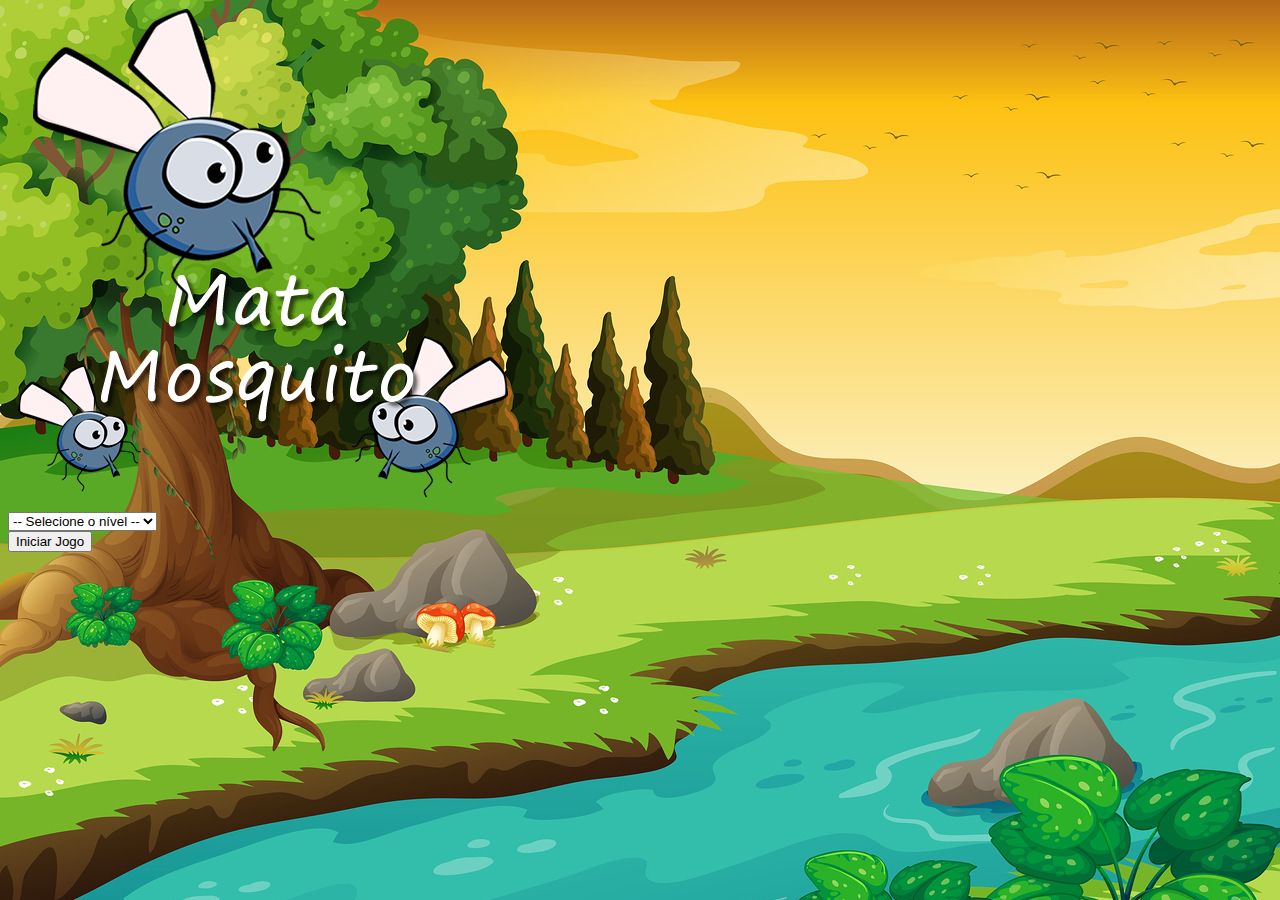
<file: index.html>
<!DOCTYPE html>
<html lang="en">
<head>
    <meta charset="UTF-8">
    <meta http-equiv="X-UA-Compatible" content="IE=edge">
    <meta name="viewport" content="width=device-width, initial-scale=1.0">
    <title>Document</title>
    <link href="https://cdn.jsdelivr.net/npm/bootstrap@5.1.3/dist/css/bootstrap.min.css" rel="stylesheet" integrity="sha384-1BmE4kWBq78iYhFldvKuhfTAU6auU8tT94WrHftjDbrCEXSU1oBoqyl2QvZ6jIW3" crossorigin="anonymous">

    <link rel="stylesheet" href="./assets/css/style.css">

    <script>
        function iniciarJogo() {
        var nivel_escolhido = document.getElementById('nivel').value
        
        if(nivel_escolhido === ''){
            document.getElementById('nivel').style.background = 'red'
            return false
        } else if(nivel_escolhido === 'normal'){

        } else if(nivel_escolhido === 'dificil'){
            
        } else if(nivel_escolhido === 'chucknorris'){
           
        }
        window.location.href = 'inicio.html?' + nivel_escolhido
}
    </script>
</head>
<body>

    <div class="conatiner">
        <div class="row">
            <div class="col">
                <div class="d-flex justify-content-center">
                    <img src="./assets/img/game.png" alt="">
                </div>
            </div>
        </div>

        <div class="row">
            <div class="col">
                <div class="d-flex justify-content-center">
                    <div class="mb-2">
                        <select class="form-control" id="nivel">
                            <option value="">-- Selecione o nível --</option>
                            <option value="normal">Normal</option>
                            <option value="dificil">Difícil</option>
                            <option value="chucknorris">Chuck Norris</option>
                        </select>
                    </div>
                </div>
            </div>
        </div>
    </div>

        <div class="row">
            <div class="col">
                <div class="d-flex justify-content-center">
                    <button class="btn btn-danger btn-lg" onclick="iniciarJogo()">Iniciar Jogo</button>
                </div>
            </div>
        </div>
    </div>

    
    



    
</body>
</html>
</file>
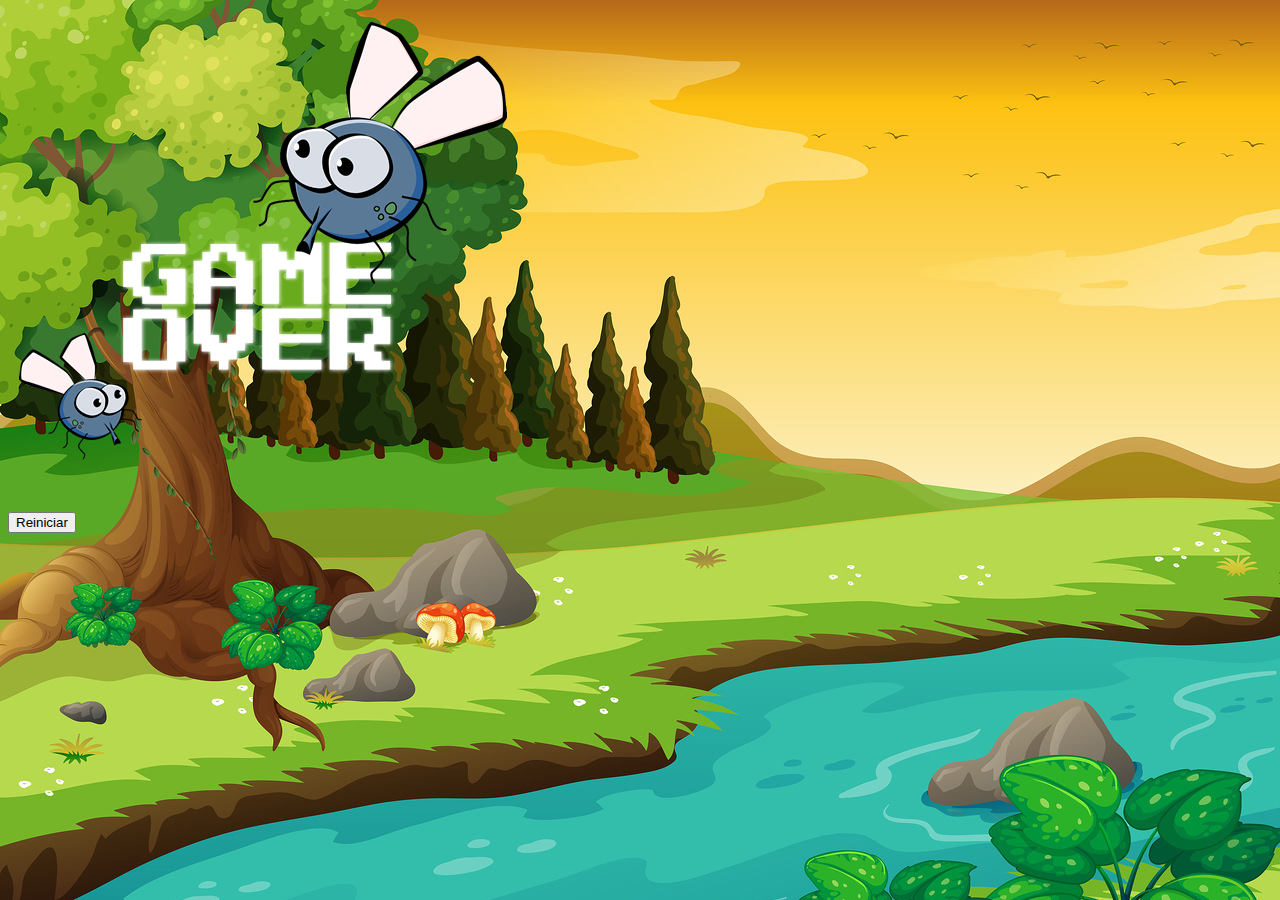
<file: fim_de_jogo.html>
<!DOCTYPE html>
<html lang="en">
<head>
    <meta charset="UTF-8">
    <meta http-equiv="X-UA-Compatible" content="IE=edge">
    <meta name="viewport" content="width=device-width, initial-scale=1.0">
    <title>Document</title>
    <link href="https://cdn.jsdelivr.net/npm/bootstrap@5.1.3/dist/css/bootstrap.min.css" rel="stylesheet" integrity="sha384-1BmE4kWBq78iYhFldvKuhfTAU6auU8tT94WrHftjDbrCEXSU1oBoqyl2QvZ6jIW3" crossorigin="anonymous">

    <link rel="stylesheet" href="./assets/css/style.css">

    <script src="./assets/js/mata_mosquito.js"></script>
</head>
<body>

    <div class="conatiner">
        <div class="row">
            <div class="col">
                <div class="d-flex justify-content-center">
                    <img src="./assets/img/game_over.png" alt="">
                </div>
            </div>
        </div>

        <div class="row">
            <div class="col">
                <div class="d-flex justify-content-center">
                    <button onclick="window.location.href = 'inicio.html'" class="btn btn-dark btn-lg">Reiniciar</button>
                </div>
            </div>
        </div>
    </div>
    



    
</body>
</html>
</file>
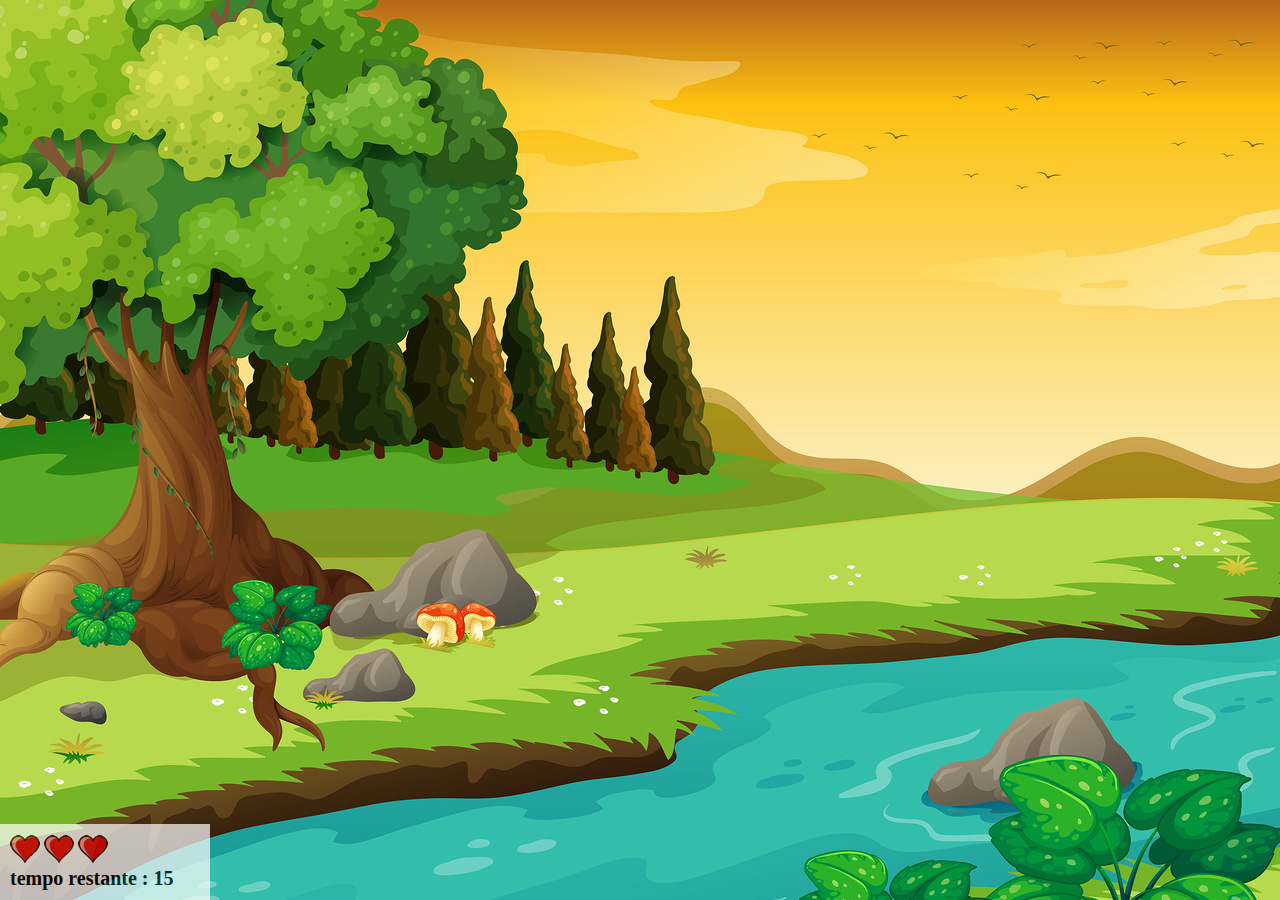
<file: inicio.html>
<!DOCTYPE html>
<html lang="en">

<head>
    <meta charset="UTF-8">
    <meta http-equiv="X-UA-Compatible" content="IE=edge">
    <meta name="viewport" content="width=device-width, initial-scale=1.0">
    <title>Mata mosquito!</title>

    <script src="./assets/js/mata_mosquito.js"></script>
    <link rel="stylesheet" href="./assets/css/style.css">
</head>

<body onresize="ajustaTamanhoPalco()">

    <div class="painel">
        <div class="vidas">
            <img id="v1" src="./assets/img/coracao_cheio.png" alt="">
            <img id="v2" src="./assets/img/coracao_cheio.png" alt="">
            <img id="v3" src="./assets/img/coracao_cheio.png" alt="">
        </div>
        <div class="cronometro">
            tempo restante : <span id="cronometro"></span>
        </div>
    </div>





    <script>

        document.getElementById('cronometro').innerHTML = tempo

        var cria_mosquito = setInterval(function(){
            posicaoRandomica()
        }, criaMosquitoTempo)
    </script>
</body>

</html>
</file>
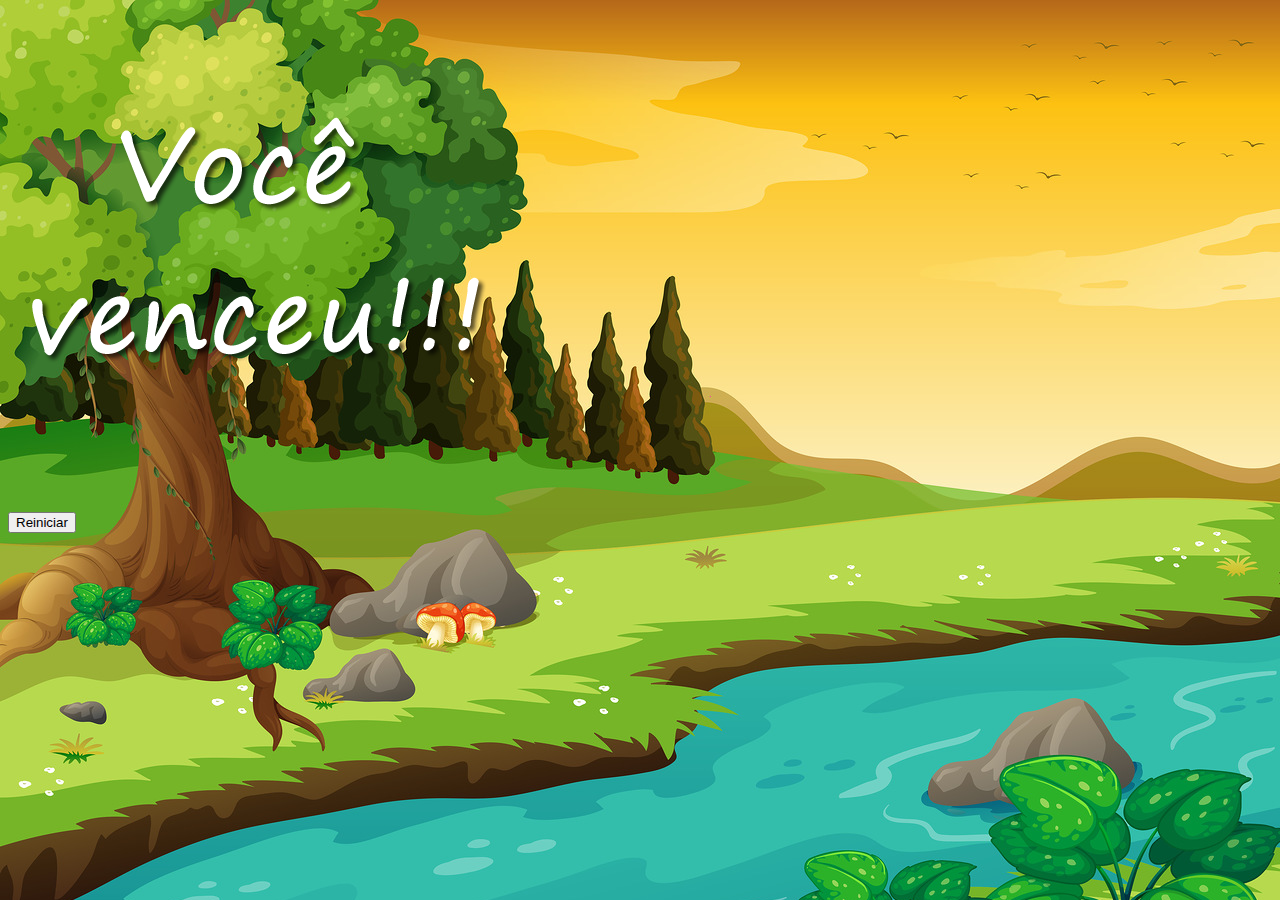
<file: vitoria.html>
<!DOCTYPE html>
<html lang="en">
<head>
    <meta charset="UTF-8">
    <meta http-equiv="X-UA-Compatible" content="IE=edge">
    <meta name="viewport" content="width=device-width, initial-scale=1.0">
    <title>Document</title>
    <link href="https://cdn.jsdelivr.net/npm/bootstrap@5.1.3/dist/css/bootstrap.min.css" rel="stylesheet" integrity="sha384-1BmE4kWBq78iYhFldvKuhfTAU6auU8tT94WrHftjDbrCEXSU1oBoqyl2QvZ6jIW3" crossorigin="anonymous">

    <link rel="stylesheet" href="./assets/css/style.css">

    <script src="./assets/js/mata_mosquito.js"></script>
</head>
<body>

    <div class="conatiner">
        <div class="row">
            <div class="col">
                <div class="d-flex justify-content-center">
                    <img src="./assets/img/vitoria.png" alt="">
                </div>
            </div>
        </div>

        <div class="row">
            <div class="col">
                <div class="d-flex justify-content-center">
                    <button onclick="window.location.href = 'index.html'" class="btn btn-dark btn-lg">Reiniciar</button>
                </div>
            </div>
        </div>
    </div>
    



    
</body>
</html>
</file>
<file: assets/css/style.css>
html {
    cursor: url(../img/mata_mosquito.png) 30 30, auto;
}

body{
    background-image:url(../img/bg.jpg);
    background-repeat: no-repeat;
    background-size: 100%;
    overflow-x:hidden;
}

.mosquito_1 {
    width: 50px;
    height: 50px;
}
.mosquito_2 {
    width: 70px;
    height: 70px;
}
.mosquito_3 {
    width: 90px;
    height: 90px;
}

.ladoA {
    transform: scaleX(1);
} 
.ladoB {
    transform: scaleX(-1);
}
.painel {
    position: absolute;
    width: 190px;
    padding: 10px;
    bottom: 0px;
    border-top: solid 1px #fff;
    background-color: #fff;
    opacity: 0.7;
    left: 0px;
}
.vidas {
    float: left;
}
.cronometro {
    float: left;
    font-size: 20px;
    font-weight: bold;
}

 /* Small devices (landscape phones, 576px and up) */
@media (max-width: 576px) { 
    body {
        background-repeat: no-repeat;
        background-size: 200%;
        overflow-x:hidden;
    }
 }

/* // Medium devices (tablets, 768px and up) */
@media (max-width: 768px) { 
    body {
        background-repeat: no-repeat;
        background-size: 300%;
        overflow-x:hidden;
    }
 }
</file>
